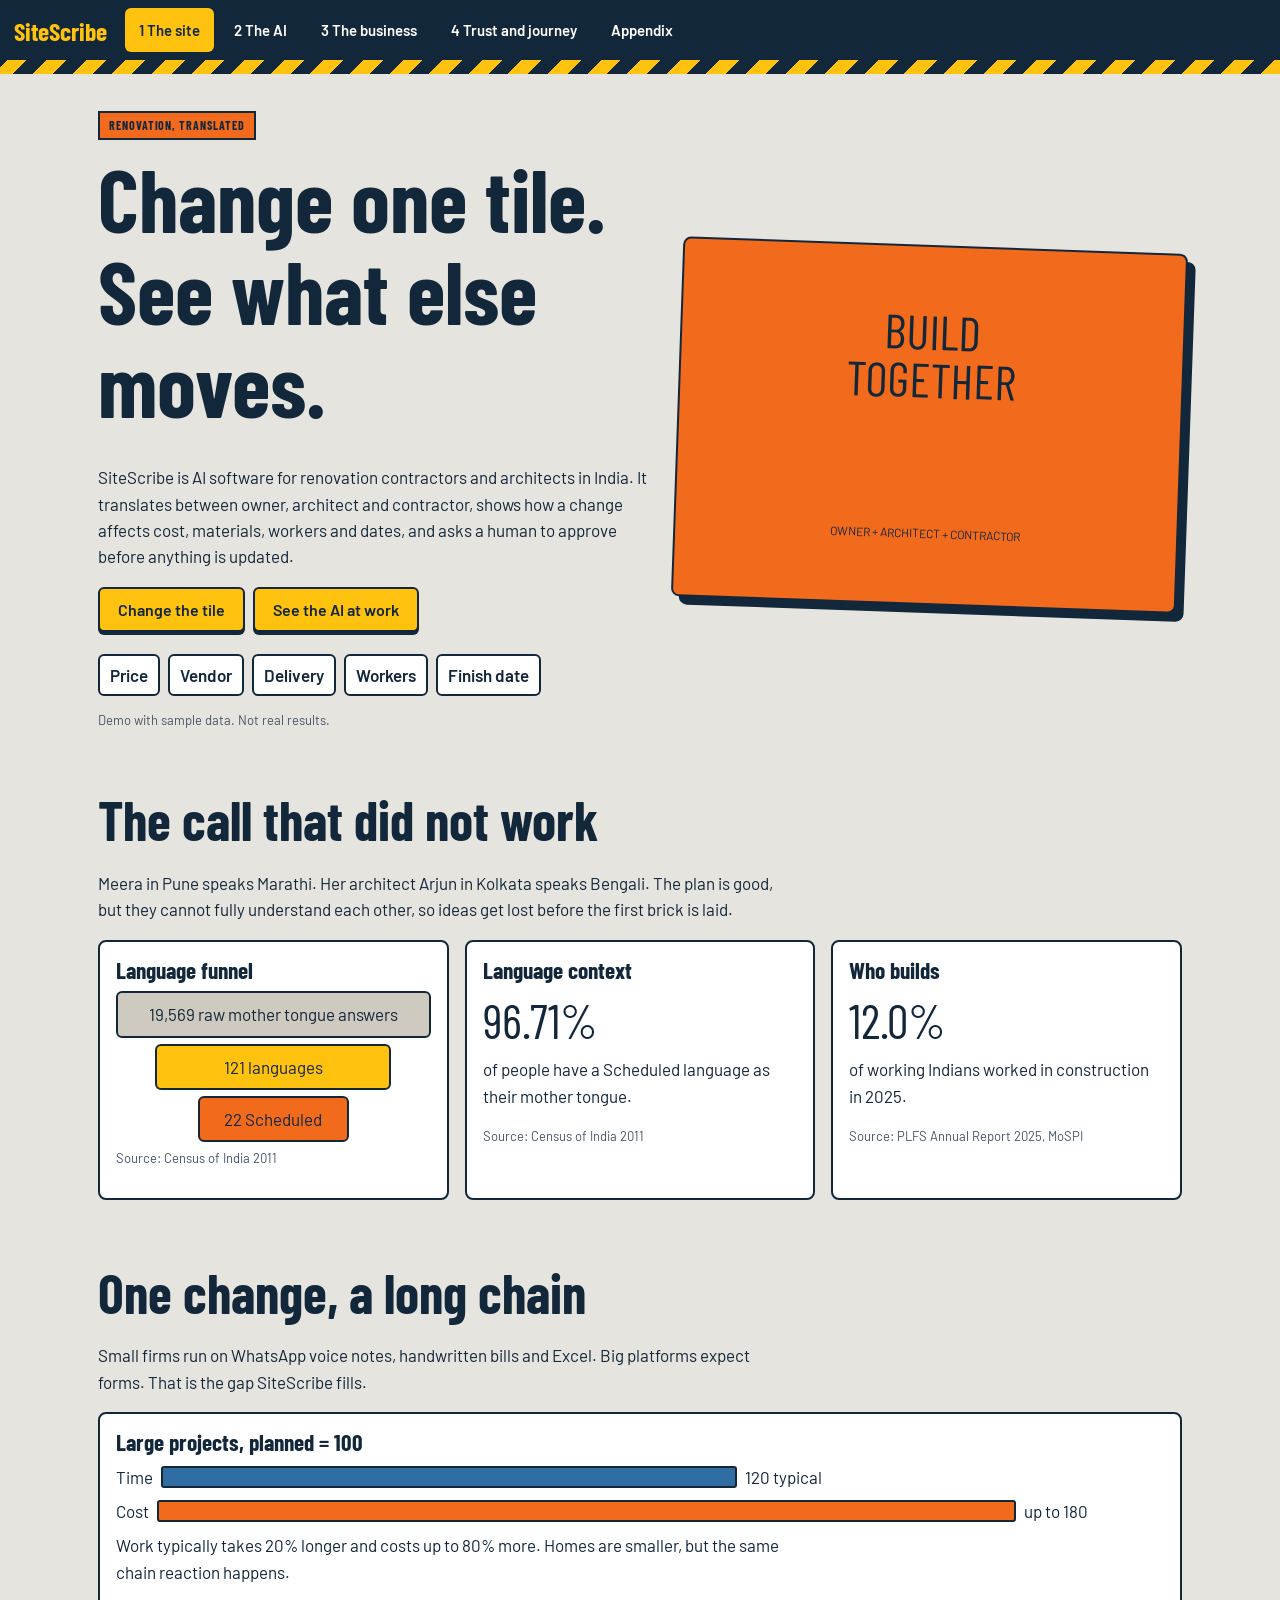
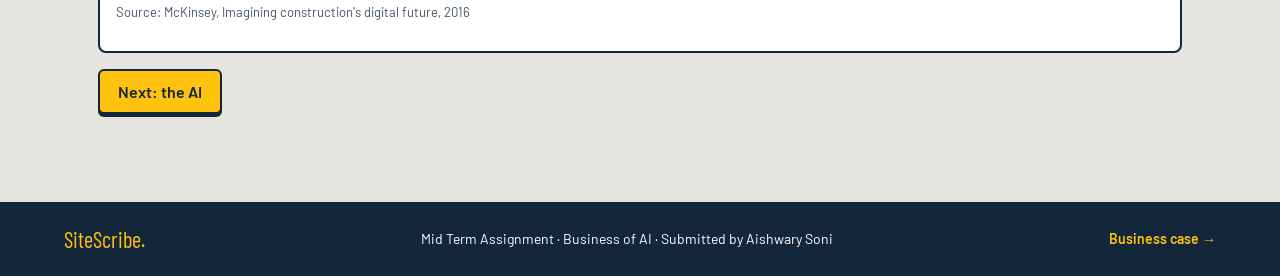
<file: index.html>
﻿<!doctype html>
<html lang="en">
<head>
  <meta charset="utf-8"><meta name="viewport" content="width=device-width, initial-scale=1">
  <meta name="description" content="SiteScribe helps Indian renovation teams understand changes before they build.">
  <title>SiteScribe | Mid Term Assignment</title>
  <link rel="preconnect" href="https://fonts.googleapis.com"><link rel="preconnect" href="https://fonts.gstatic.com" crossorigin>
  <link href="https://fonts.googleapis.com/css2?family=Barlow+Condensed:wght@600;700&family=Barlow:wght@400;500;600&display=swap" rel="stylesheet">
  <style>
:root{--bg:#e6e4de;--ink:#13273b;--yellow:#ffc20e;--orange:#f26a1b;--blue:#2f6da3;--red:#b5432a;--concrete:#cfcac0;--white:#fff}*{box-sizing:border-box}html{scroll-padding-top:70px;scroll-behavior:smooth}body{margin:0;background:var(--bg);color:var(--ink);font:17px/1.55 Barlow,Arial,sans-serif}h1,h2,h3{font-family:"Barlow Condensed","Arial Narrow",sans-serif;line-height:1.05;margin:0 0 .4em}h1{font-size:clamp(2.7rem,7vw,5.5rem)}h2{font-size:clamp(2rem,5vw,3.4rem);margin-top:3rem}h3{font-size:1.45rem}p{margin:.4em 0 1em;max-width:70ch}.tab-nav{position:sticky;top:0;z-index:5;display:flex;align-items:center;gap:6px;overflow-x:auto;padding:8px 14px;background:var(--ink)}.tab-nav b{font:700 1.6rem "Barlow Condensed";color:var(--yellow);margin-right:12px;white-space:nowrap}.tab-nav button{min-height:44px;border:2px solid transparent;border-radius:6px;background:none;color:white;font:600 15px Barlow;white-space:nowrap;padding:8px 12px;cursor:pointer}.tab-nav button[aria-current=true]{background:var(--yellow);color:var(--ink)}.tape{height:14px;background:repeating-linear-gradient(-45deg,var(--yellow) 0 14px,var(--ink) 14px 28px)}.page{display:none;max-width:1120px;margin:auto;padding:32px 18px 80px}.page.is-active{display:block}.hero{display:grid;grid-template-columns:1.1fr 1fr;gap:24px;align-items:center;min-height:520px}.hero-board{height:360px;display:grid;place-items:center;text-align:center;background:var(--orange);border:2px solid var(--ink);border-radius:8px;box-shadow:8px 8px 0 var(--ink);transform:rotate(2deg)}.hero-board strong{font:3rem/1 "Barlow Condensed"}.hero-board small{font-size:.75rem}.eyebrow{display:inline-block;background:var(--orange);border:2px solid var(--ink);padding:.35rem .55rem;font:700 .75rem "Barlow Condensed";letter-spacing:.08em}.btn{background:var(--yellow);color:var(--ink);border:2px solid var(--ink);border-radius:6px;box-shadow:0 3px 0 var(--ink);font:600 16px Barlow;padding:11px 18px;min-height:44px;cursor:pointer;margin:0 8px 8px 0}.btn:hover{background:var(--orange)}.btn:active{transform:translateY(2px);box-shadow:0 1px 0 var(--ink)}.chain{display:flex;flex-wrap:wrap;gap:8px;margin:14px 0}.chain span{border:2px solid var(--ink);border-radius:6px;background:var(--white);padding:6px 10px;font-weight:600;transition:background .3s}.chain span.lit{background:var(--orange)}.source{font-size:13px;color:#46566a}.grid{display:grid;gap:16px}.grid-2{grid-template-columns:1fr 1fr}.grid-3{grid-template-columns:repeat(3,1fr)}.card,.placeholder{background:var(--white);border:2px solid var(--ink);border-radius:8px;padding:16px;margin-bottom:16px}.funnel div{margin:6px auto;padding:8px;text-align:center;border:2px solid var(--ink);border-radius:6px;background:var(--concrete)}.funnel div:nth-child(2){width:75%;background:var(--yellow)}.funnel div:nth-child(3){width:48%;background:var(--orange)}.big-stat{font:3rem "Barlow Condensed"}.bar{display:flex;align-items:center;gap:8px;margin:8px 0}.bar i{height:22px;display:block;background:var(--blue);border:2px solid var(--ink);border-radius:3px}.bar i.hot{background:var(--orange)}.table-wrap{overflow-x:auto;margin-bottom:18px}table{width:100%;border-collapse:collapse;background:var(--white);border:2px solid var(--ink);font-size:15px}th,td{border:1px solid var(--ink);padding:10px;text-align:left;vertical-align:top}th{background:var(--ink);color:white}.flow{display:grid;grid-template-columns:repeat(4,1fr);gap:10px;margin:14px 0}.flow div{border:2px solid var(--ink);border-radius:6px;background:var(--white);padding:11px;font-size:15px}.flow .warning{background:var(--red);color:white}.mini-flow{grid-template-columns:1fr 1fr}.journey{grid-template-columns:repeat(3,1fr)}.wall button{display:block;width:100%;text-align:left;margin:0 0 6px;border:2px solid var(--ink);border-radius:4px;padding:12px;font:600 16px Barlow;cursor:pointer;background:var(--concrete)}.wall button[aria-expanded=true]{background:var(--yellow)}.wall button+ p{display:none;margin:0 0 10px;padding:0 6px}.wall button[aria-expanded=true]+p{display:block}.level{display:inline-block;border:2px solid var(--ink);border-radius:4px;padding:2px 6px;font-weight:600}.level.high{background:var(--orange)}.level.medium{background:var(--yellow)}label{display:block;font-weight:600;margin:8px 0 2px}input{width:100%;padding:10px;border:2px solid var(--ink);border-radius:6px;font:16px Barlow}.result{font:700 2rem "Barlow Condensed";margin-top:12px}.placeholder{border-style:dashed;min-height:75px}.footer{display:flex;justify-content:space-between;gap:16px;align-items:center;padding:24px 5vw;background:var(--ink);color:white;font-size:14px}.footer-link{border:0;background:none;color:var(--yellow);font:600 14px Barlow;cursor:pointer;padding:0}.footer b{font:1.4rem "Barlow Condensed";color:var(--yellow)}@media(max-width:800px){.hero,.grid-2,.grid-3,.journey{grid-template-columns:1fr}.hero-board{height:240px}.flow{grid-template-columns:1fr 1fr}.footer{align-items:flex-start;flex-direction:column}}@media(prefers-reduced-motion:reduce){*{transition:none!important;scroll-behavior:auto}}

  </style>
</head>
<body>
  <nav class="tab-nav" aria-label="Site sections"><b>SiteScribe</b><button data-page="0" aria-current="true">1 The site</button><button data-page="1">2 The AI</button><button data-page="2">3 The business</button><button data-page="3">4 Trust and journey</button><button data-page="4">Appendix</button></nav>
  <div class="tape"></div>
  <main>
    <section class="page is-active" id="page-0">
      <div class="hero"><div><p class="eyebrow">RENOVATION, TRANSLATED</p><h1>Change one tile. See what else moves.</h1><p>SiteScribe is AI software for renovation contractors and architects in India. It translates between owner, architect and contractor, shows how a change affects cost, materials, workers and dates, and asks a human to approve before anything is updated.</p><button class="btn" id="tile-button">Change the tile</button><button class="btn" data-next="1">See the AI at work</button><div class="chain" id="chain"><span>Price</span><span>Vendor</span><span>Delivery</span><span>Workers</span><span>Finish date</span></div><p class="source">Demo with sample data. Not real results.</p></div><div class="hero-board"><strong>BUILD<br>TOGETHER</strong><small>OWNER + ARCHITECT + CONTRACTOR</small></div></div>
      <h2>The call that did not work</h2><p>Meera in Pune speaks Marathi. Her architect Arjun in Kolkata speaks Bengali. The plan is good, but they cannot fully understand each other, so ideas get lost before the first brick is laid.</p>
      <div class="grid grid-3"><article class="card"><h3>Language funnel</h3><div class="funnel"><div>19,569 raw mother tongue answers</div><div>121 languages</div><div>22 Scheduled</div></div><p class="source">Source: Census of India 2011</p></article><article class="card"><h3>Language context</h3><strong class="big-stat">96.71%</strong><p>of people have a Scheduled language as their mother tongue.</p><p class="source">Source: Census of India 2011</p></article><article class="card"><h3>Who builds</h3><strong class="big-stat">12.0%</strong><p>of working Indians worked in construction in 2025.</p><p class="source">Source: PLFS Annual Report 2025, MoSPI</p></article></div>
      <h2>One change, a long chain</h2><p>Small firms run on WhatsApp voice notes, handwritten bills and Excel. Big platforms expect forms. That is the gap SiteScribe fills.</p><article class="card"><h3>Large projects, planned = 100</h3><div class="bar">Time <i style="width:55%"></i>120 typical</div><div class="bar">Cost <i class="hot" style="width:82%"></i>up to 180</div><p>Work typically takes 20% longer and costs up to 80% more. Homes are smaller, but the same chain reaction happens.</p><p class="source">Source: McKinsey, Imagining construction's digital future, 2016</p></article><button class="btn" data-next="1">Next: the AI</button>
    </section>
    <section class="page" id="page-1">
      <h1>What the AI does</h1><p>Three engines feed one shared brain. The AI handles the chain, but the step that matters most stays human.</p>
      <div class="table-wrap"><table><thead><tr><th>Engine</th><th>What the AI does</th><th>What the human does</th></tr></thead><tbody><tr><td>Language Bridge</td><td>Translates conversations and keeps one record in the team's languages.</td><td>The other person confirms costs and measurements.</td></tr><tr><td>Project Brain</td><td>Links plans, materials, workers, costs and dates into a schedule.</td><td>Contractor checks the list and sends a site photo.</td></tr><tr><td>Smart Buy</td><td>Finds nearby vendors, compares prices and gives reasons.</td><td>Contractor chooses the vendor and places the order.</td></tr></tbody></table></div>
      <h2>The Change Agent</h2><div class="flow"><div>1 Owner says in Marathi: â€œMake the bathroom bigger.â€</div><div>2 AI translates the request</div><div>3 AI checks the plan and schedule</div><div>4 AI works out cost and days</div><div>5 AI finds vendors and timing</div><div>6 AI rewrites messages</div><div class="warning">7 Stop: a human approves</div><div>8 AI updates the shared record</div></div><p class="source">The AI does the work. Humans make the decisions.</p>
      <div class="grid grid-2"><article class="card"><h3>Try a change</h3><label for="area">Extra area (sq ft)</label><input id="area" type="number" min="0"><label for="price">Material price per sq ft</label><input id="price" type="number" min="0"><label for="days">Extra worker days</label><input id="days" type="number" min="0"><label for="wage">Daily wage per worker</label><input id="wage" type="number" min="0"><div class="result" id="result">Type your numbers</div><p class="source">Uses only what you type. Illustration of the idea, not a prediction.</p></article><article class="card"><h3>Why it is agentic</h3><p>The AI chains language, schedule, cost and buying steps without being told each one. It stops at money and design.</p><p>Bhashini gives the language layer a public base. It launched on 4 July 2022 and hosts 300+ AI language models.</p><p class="source">Source: MeitY / Bhashini</p></article></div><button class="btn" data-next="2">Next: the business</button>
    </section>
    <section class="page" id="page-2">
      <h1>How the AI becomes a business</h1><p>Free for the first month, then a monthly or yearly subscription. Contractors and freelance architects pay. Owners join free as invited guests. SiteScribe tracks wages owed but never moves money.</p>
      <div class="table-wrap"><table><thead><tr><th>Who</th><th>Pays?</th><th>What they get</th></tr></thead><tbody><tr><td>Contractor</td><td>Yes</td><td>Fewer surprise costs, approvals and a daily to-do list.</td></tr><tr><td>Freelance architect</td><td>Yes</td><td>Plans explained in the client's language.</td></tr><tr><td>Homeowner</td><td>Free, invited</td><td>Sees the cost and time effect before saying yes.</td></tr><tr><td>Vendor / worker</td><td>No</td><td>Clear orders, delivery dates and daily tasks.</td></tr></tbody></table></div>
      <h2>Why it is hard to copy</h2><div class="grid grid-2"><article class="card wall"><h3>Tap a layer</h3><button aria-expanded="true">Day 1: fits how people work</button><p>Voice notes, chats and Excel imports make value instant.</p><button aria-expanded="false">Year 1: project memory</button><p>Each firm's history lives inside SiteScribe. Leaving means losing it.</p><button aria-expanded="false">Later: shared record</button><p>A trusted record and vendor data grow stronger with every project.</p><p class="source">These network effects are our hypothesis and grow over time.</p></article><article class="card"><h3>Strong moat</h3><p><b>SiteScribe owns the trusted, multilingual record of how renovation decisions become real work.</b></p><div class="flow mini-flow"><div>AI predicts</div><div>Human corrects</div><div>Real result recorded</div><div>AI improves</div></div><p>Every correction becomes data a new competitor does not have.</p></article></div>
      <h2>The battlefield</h2><p><b>Our biggest threats are Excel and small buyers. A shared record answers both.</b></p><div class="table-wrap"><table><thead><tr><th>Force</th><th>Level</th><th>Our answer</th></tr></thead><tbody><tr><td>Substitutes</td><td><span class="level high">High</span></td><td>Work on top of Excel, WhatsApp and site managers.</td></tr><tr><td>Buyer power</td><td><span class="level high">High</span></td><td>History, streaks and a free first month build switching cost.</td></tr><tr><td>Rivalry</td><td><span class="level medium">Medium</span></td><td>Serve local languages and chat-style work.</td></tr><tr><td>Supplier power</td><td><span class="level medium">Medium</span></td><td>Own project data and stay model-flexible.</td></tr><tr><td>New entrants</td><td><span class="level medium">Medium</span></td><td>An app is easy to copy. Trusted outcomes are not.</td></tr></tbody></table></div><button class="btn" data-next="3">Next: trust and journey</button>
    </section>
    <section class="page" id="page-3">
      <h1>Ravi's 30 days</h1><p>Ravi is a fictional contractor who runs a 15-person renovation firm. His pain is surprise costs, late deliveries and arguments about approvals.</p><div class="flow journey"><div>Discover: invited by an architect or owner</div><div>Onboard: imports old chats and Excel</div><div>First change: sees cost and days</div><div>Daily habit: photo and to-do list</div><div>Value: first surprise cost avoided</div><div>Renewal: project memory lives here</div></div>
      <h2>When the AI is wrong</h2><div class="flow"><div>AI action</div><div>Sure and low risk? Proceeds</div><div class="warning">Unsure, money or design? Stop</div><div>Human approves or overrides. Logged.</div></div><div class="grid grid-2"><article class="card"><h3>Guardrails</h3><p>Original translation sits beside the new one. Numbers and units never change by themselves.</p><p>Every answer shows evidence. Price advice shows reasons and confidence. Vendor ranking is never paid for.</p><p>Regular audits log errors and human corrections.</p></article><article class="card"><h3>India compliance</h3><div class="flow mini-flow"><div>13 Nov 2025<br>Rules notified</div><div>18 months<br>Phased compliance</div></div><p>We design for consent, purpose limits and minimum worker data.</p><p class="source">Source: PIB, DPDP Rules 2025</p></article></div><button class="btn" data-next="4">Appendix</button>
    </section>
    <section class="page" id="page-4"><h1>Appendix</h1><div class="placeholder">My development process: [add sketch, rough framework or early draft]</div><div class="placeholder">AI tools I used and for what: [list]</div><div class="placeholder">Transcript links: [link 1] [link 2]</div><div class="placeholder">Hardest concept and choices: [my text]</div><div class="placeholder">What I accepted, changed, rejected or developed myself: [my text]</div><h2>References</h2><p>Census of India 2011 &middot; PLFS Annual Report 2025, MoSPI &middot; McKinsey 2016 &middot; DPDP Rules 2025, PIB &middot; Bhashini, MeitY.</p></section>
  </main>
  <footer class="footer"><b>SiteScribe.</b><span>Mid Term Assignment &middot; Business of AI &middot; Submitted by Aishwary Soni</span><button class="footer-link" data-next="2">Business case &rarr;</button></footer>
  <script>
const pages = [...document.querySelectorAll(".page")];
const tabs = [...document.querySelectorAll(".tab-nav button")];
function showPage(index) {
  pages.forEach((page, i) => page.classList.toggle("is-active", i === index));
  tabs.forEach((tab, i) => tab.setAttribute("aria-current", String(i === index)));
  window.scrollTo({top: 0, behavior: "smooth"});
}
tabs.forEach((tab, index) => tab.addEventListener("click", () => showPage(index)));
document.querySelectorAll("[data-next]").forEach((button) => button.addEventListener("click", () => showPage(Number(button.dataset.next))));

const tileButton = document.querySelector("#tile-button");
const chainItems = [...document.querySelectorAll("#chain span")];
tileButton?.addEventListener("click", () => {
  chainItems.forEach((item) => item.classList.remove("lit"));
  chainItems.forEach((item, index) => window.setTimeout(() => item.classList.add("lit"), (index + 1) * 280));
});

document.querySelectorAll(".wall button").forEach((button) => {
  button.addEventListener("click", () => {
    const open = button.getAttribute("aria-expanded") === "true";
    button.setAttribute("aria-expanded", String(!open));
  });
});

const inputs = ["area", "price", "days", "wage"].map((id) => document.querySelector(`#${id}`));
const result = document.querySelector("#result");
function calculate() {
  const values = inputs.map((input) => Number.parseFloat(input?.value));
  if (values.some(Number.isNaN)) {
    result.textContent = "Type your numbers";
    return;
  }
  result.textContent = `Extra cost: ${(values[0] * values[1] + values[2] * values[3]).toLocaleString("en-IN")}`;
}
inputs.forEach((input) => input?.addEventListener("input", calculate));

  </script>
</body>
</html>
</file>
